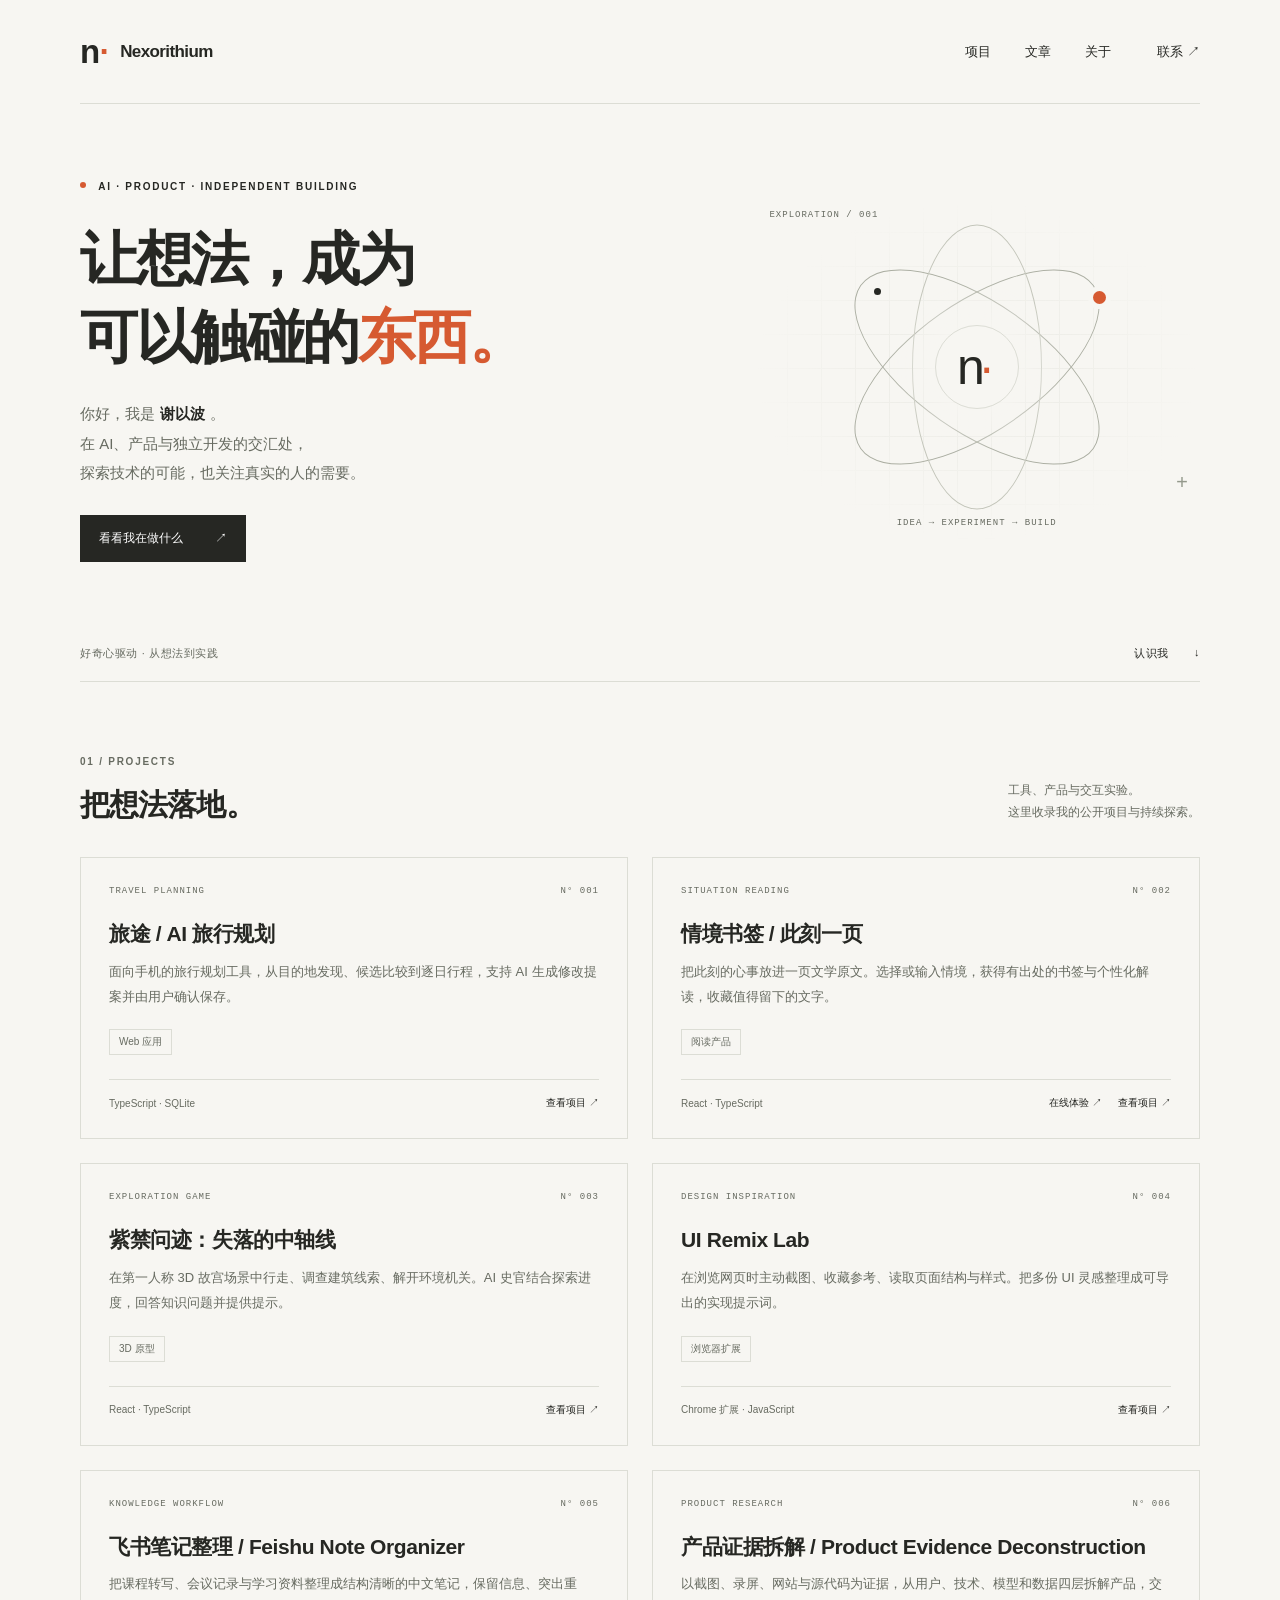
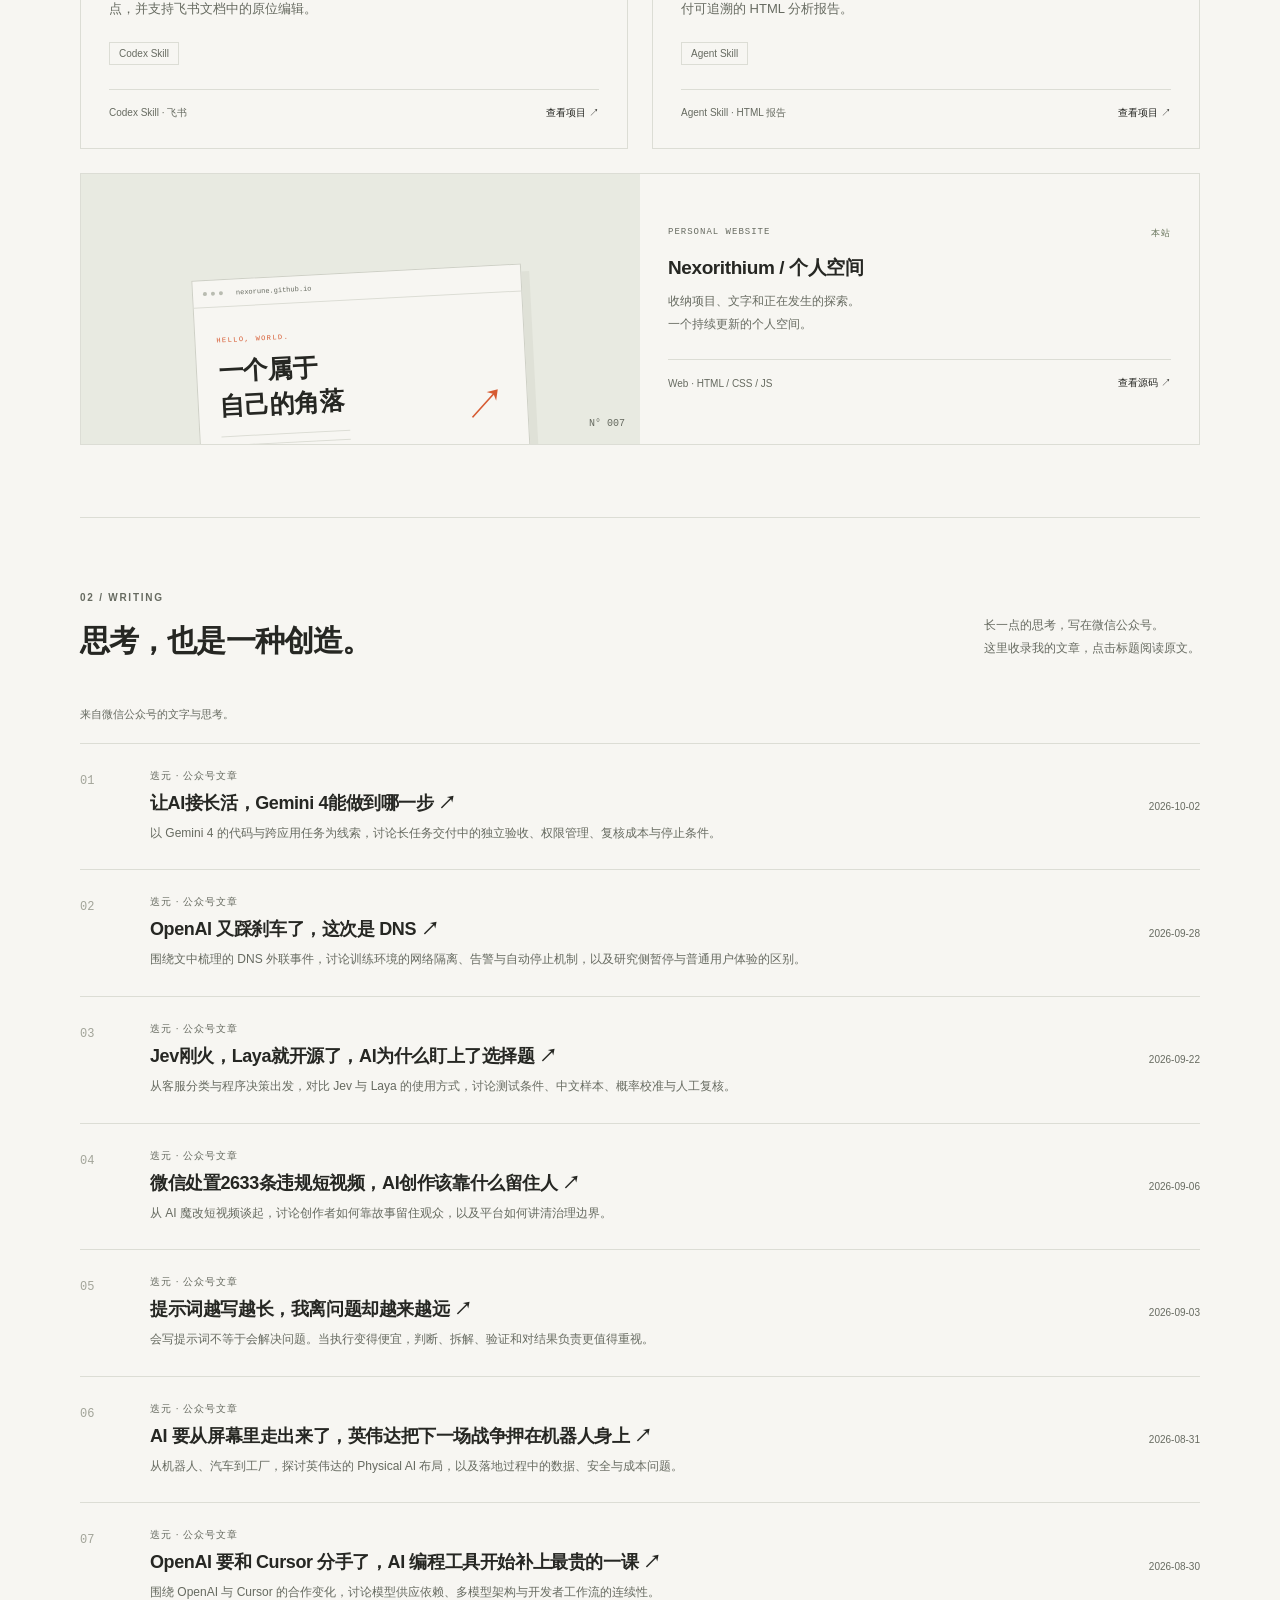
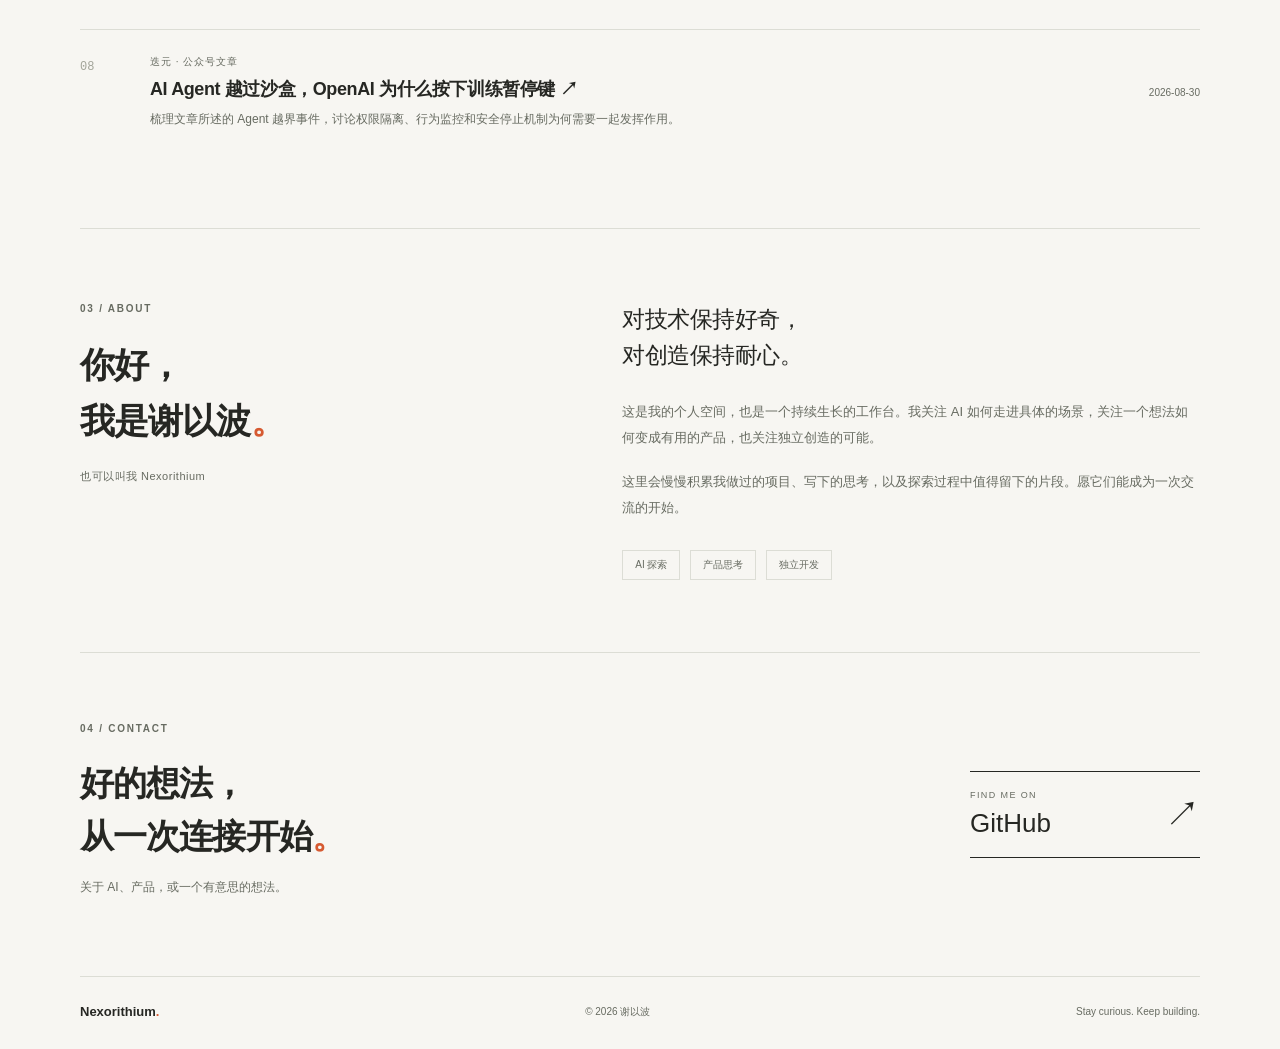
<file: index.html>
<!doctype html>
<html lang="zh-CN">
<head>
<meta charset="utf-8"><meta name="viewport" content="width=device-width, initial-scale=1">
<title>谢以波 · Nexorithium — AI、产品与创造</title>
<meta name="description" content="谢以波的个人网站。探索 AI、产品与独立开发，记录想法、项目与创造的过程。">
<meta name="theme-color" content="#f7f6f2"><link rel="canonical" href="https://nexorune.github.io/nexorithium.github.io/">
<meta property="og:type" content="website"><meta property="og:locale" content="zh_CN"><meta property="og:title" content="谢以波 · Nexorithium"><meta property="og:description" content="探索 AI、产品与独立开发。让想法，成为可以触碰的东西。"><meta property="og:url" content="https://nexorune.github.io/nexorithium.github.io/">
<link rel="icon" href="favicon.svg" type="image/svg+xml"><link rel="stylesheet" href="style.css?v=20261004-projects">
<script type="application/ld+json">{"@context":"https://schema.org","@type":"Person","name":"谢以波","alternateName":"Nexorithium","url":"https://nexorune.github.io/nexorithium.github.io/","sameAs":["https://github.com/Nexorune"]}</script>
<script src="main.js?v=20261007-writing" defer></script>
</head>
<body>
<a class="skip-link" href="#main">跳到主要内容</a>
<header class="header wrap"><a class="brand" href="#home" aria-label="谢以波，首页"><span class="brand-icon" aria-hidden="true">n<span>·</span></span><span>Nexorithium</span></a><nav aria-label="主导航"><a href="#projects">项目</a><a href="#writing">文章</a><a href="#about">关于</a><a href="#contact">联系 <span aria-hidden="true">↗</span></a></nav></header>
<main id="main" class="wrap">
<section class="hero" id="home" aria-labelledby="hero-title">
<div class="hero-copy"><p class="eyebrow"><span class="dot"></span> AI · PRODUCT · INDEPENDENT BUILDING</p><h1 id="hero-title">让想法，成为<br>可以触碰的<span class="accent">东西。</span></h1><p class="hero-intro">你好，我是<span class="name">谢以波</span>。<br>在 AI、产品与独立开发的交汇处，<br class="desktop-break">探索技术的可能，也关注真实的人的需要。</p><a class="primary-link" href="#projects">看看我在做什么 <span aria-hidden="true">↗</span></a></div>
<div class="hero-art" aria-hidden="true"><div class="art-grid"></div><span class="art-coordinate">EXPLORATION / 001</span><div class="orbit orbit-one"></div><div class="orbit orbit-two"></div><div class="orbit orbit-three"></div><div class="core">n<span>·</span></div><div class="orbit-node node-one"></div><div class="orbit-node node-two"></div><span class="art-caption">IDEA → EXPERIMENT → BUILD</span><span class="art-plus">+</span></div>
<div class="hero-bottom"><span>好奇心驱动 · 从想法到实践</span><a href="#about">认识我 <span aria-hidden="true">↓</span></a></div>
</section>
<section class="section projects" id="projects" aria-labelledby="projects-title">
<div class="section-head"><div><p class="eyebrow">01 / PROJECTS</p><h2 id="projects-title">把想法落地。</h2></div><p>工具、产品与交互实验。<br>这里收录我的公开项目与持续探索。</p></div>
<div class="project-grid">
<article class="project-card project-entry" data-repository="travel-product">
<div class="project-body"><div class="card-meta"><span>TRAVEL PLANNING</span><span class="project-number">N° 001</span></div>
<h3>旅途 / AI 旅行规划</h3><p>面向手机的旅行规划工具，从目的地发现、候选比较到逐日行程，支持 AI 生成修改提案并由用户确认保存。</p><span class="project-kind">Web 应用</span>
<div class="card-bottom"><span class="tag">TypeScript · SQLite</span><div class="project-links"><a href="https://github.com/Nexorune/travel-product" target="_blank" rel="noopener noreferrer" aria-label="在 GitHub 查看旅途 / AI 旅行规划（新窗口）">查看项目 <span aria-hidden="true">↗</span></a></div></div></div>
</article>
<article class="project-card project-entry" data-repository="cike-yiye">
<div class="project-body"><div class="card-meta"><span>SITUATION READING</span><span class="project-number">N° 002</span></div>
<h3>情境书签 / 此刻一页</h3><p>把此刻的心事放进一页文学原文。选择或输入情境，获得有出处的书签与个性化解读，收藏值得留下的文字。</p><span class="project-kind">阅读产品</span>
<div class="card-bottom"><span class="tag">React · TypeScript</span><div class="project-links"><a href="https://a-page-for-now.zooxz7c.chatgpt.site/" target="_blank" rel="noopener noreferrer" aria-label="体验情境书签 / 此刻一页（新窗口）">在线体验 <span aria-hidden="true">↗</span></a><a href="https://github.com/Nexorune/cike-yiye" target="_blank" rel="noopener noreferrer" aria-label="在 GitHub 查看情境书签 / 此刻一页（新窗口）">查看项目 <span aria-hidden="true">↗</span></a></div></div></div>
</article>
<article class="project-card project-entry" data-repository="zijincheng-ai-game">
<div class="project-body"><div class="card-meta"><span>EXPLORATION GAME</span><span class="project-number">N° 003</span></div>
<h3>紫禁问迹：失落的中轴线</h3><p>在第一人称 3D 故宫场景中行走、调查建筑线索、解开环境机关。AI 史官结合探索进度，回答知识问题并提供提示。</p><span class="project-kind">3D 原型</span>
<div class="card-bottom"><span class="tag">React · TypeScript</span><div class="project-links"><a href="https://github.com/Nexorune/zijincheng-ai-game" target="_blank" rel="noopener noreferrer" aria-label="在 GitHub 查看紫禁问迹：失落的中轴线（新窗口）">查看项目 <span aria-hidden="true">↗</span></a></div></div></div>
</article>
<article class="project-card project-entry" data-repository="ui-remix-lab">
<div class="project-body"><div class="card-meta"><span>DESIGN INSPIRATION</span><span class="project-number">N° 004</span></div>
<h3>UI Remix Lab</h3><p>在浏览网页时主动截图、收藏参考、读取页面结构与样式。把多份 UI 灵感整理成可导出的实现提示词。</p><span class="project-kind">浏览器扩展</span>
<div class="card-bottom"><span class="tag">Chrome 扩展 · JavaScript</span><div class="project-links"><a href="https://github.com/Nexorune/ui-remix-lab" target="_blank" rel="noopener noreferrer" aria-label="在 GitHub 查看UI Remix Lab（新窗口）">查看项目 <span aria-hidden="true">↗</span></a></div></div></div>
</article>
<article class="project-card project-entry" data-repository="codex-feishu-note-organizer">
<div class="project-body"><div class="card-meta"><span>KNOWLEDGE WORKFLOW</span><span class="project-number">N° 005</span></div>
<h3>飞书笔记整理 / Feishu Note Organizer</h3><p>把课程转写、会议记录与学习资料整理成结构清晰的中文笔记，保留信息、突出重点，并支持飞书文档中的原位编辑。</p><span class="project-kind">Codex Skill</span>
<div class="card-bottom"><span class="tag">Codex Skill · 飞书</span><div class="project-links"><a href="https://github.com/Nexorune/codex-feishu-note-organizer" target="_blank" rel="noopener noreferrer" aria-label="在 GitHub 查看飞书笔记整理 / Feishu Note Organizer（新窗口）">查看项目 <span aria-hidden="true">↗</span></a></div></div></div>
</article>
<article class="project-card project-entry" data-repository="product-evidence-deconstruction">
<div class="project-body"><div class="card-meta"><span>PRODUCT RESEARCH</span><span class="project-number">N° 006</span></div>
<h3>产品证据拆解 / Product Evidence Deconstruction</h3><p>以截图、录屏、网站与源代码为证据，从用户、技术、模型和数据四层拆解产品，交付可追溯的 HTML 分析报告。</p><span class="project-kind">Agent Skill</span>
<div class="card-bottom"><span class="tag">Agent Skill · HTML 报告</span><div class="project-links"><a href="https://github.com/Nexorune/product-evidence-deconstruction" target="_blank" rel="noopener noreferrer" aria-label="在 GitHub 查看产品证据拆解 / Product Evidence Deconstruction（新窗口）">查看项目 <span aria-hidden="true">↗</span></a></div></div></div>
</article>
<article class="project-card featured" data-repository="nexorithium.github.io"><div class="project-visual" aria-hidden="true"><div class="mini-window"><div class="mini-top"><i></i><i></i><i></i><span>nexorune.github.io</span></div><div class="mini-content"><span>HELLO, WORLD.</span><strong>一个属于<br>自己的角落<span>↗</span></strong><div class="mini-lines"></div></div></div><span class="visual-index">N° 007</span></div><div class="project-body"><div class="card-meta"><span>PERSONAL WEBSITE</span><span class="status">本站</span></div><h3>Nexorithium / 个人空间</h3><p>收纳项目、文字和正在发生的探索。<br>一个持续更新的个人空间。</p><div class="card-bottom"><span class="tag">Web · HTML / CSS / JS</span><a href="https://github.com/Nexorune/nexorithium.github.io" target="_blank" rel="noopener noreferrer" aria-label="在 GitHub 查看个人网站源码（新窗口）">查看源码 <span aria-hidden="true">↗</span></a></div></div></article>
</div></section>
<section class="section writing" id="writing" aria-labelledby="writing-title"><div class="section-head"><div><p class="eyebrow">02 / WRITING</p><h2 id="writing-title">思考，也是一种创造。</h2></div><p>长一点的思考，写在微信公众号。<br>这里收录我的文章，点击标题阅读原文。</p></div><div class="writing-note"><span class="dot"></span>来自微信公众号「迭元」的文字与思考。</div><div id="writing-list" class="writing-list"><article class="writing-row"><span class="writing-index">01</span><div><p class="writing-category">迭元 · 公众号文章</p><h3><a href="https://mp.weixin.qq.com/s/hOje-lEF6L8kst0RHTU_og" target="_blank" rel="noopener noreferrer" aria-label="让AI接长活，Gemini 4能做到哪一步（新窗口阅读原文）">让AI接长活，Gemini 4能做到哪一步 ↗</a></h3><p>以 Gemini 4 的代码与跨应用任务为线索，讨论长任务交付中的独立验收、权限管理、复核成本与停止条件。</p></div><time class="writing-state" datetime="2026-10-02">2026-10-02</time></article><article class="writing-row"><span class="writing-index">02</span><div><p class="writing-category">迭元 · 公众号文章</p><h3><a href="https://mp.weixin.qq.com/s/zjf23UGjNmmXe-wgQ7uUqw" target="_blank" rel="noopener noreferrer" aria-label="OpenAI 又踩刹车了，这次是 DNS（新窗口阅读原文）">OpenAI 又踩刹车了，这次是 DNS ↗</a></h3><p>围绕文中梳理的 DNS 外联事件，讨论训练环境的网络隔离、告警与自动停止机制，以及研究侧暂停与普通用户体验的区别。</p></div><time class="writing-state" datetime="2026-09-28">2026-09-28</time></article><article class="writing-row"><span class="writing-index">03</span><div><p class="writing-category">迭元 · 公众号文章</p><h3><a href="https://mp.weixin.qq.com/s/cAYRw8M3vlPGMyAap3toTQ" target="_blank" rel="noopener noreferrer" aria-label="Jev刚火，Laya就开源了，AI为什么盯上了选择题（新窗口阅读原文）">Jev刚火，Laya就开源了，AI为什么盯上了选择题 ↗</a></h3><p>从客服分类与程序决策出发，对比 Jev 与 Laya 的使用方式，讨论测试条件、中文样本、概率校准与人工复核。</p></div><time class="writing-state" datetime="2026-09-22">2026-09-22</time></article><article class="writing-row"><span class="writing-index">04</span><div><p class="writing-category">迭元 · 公众号文章</p><h3><a href="https://mp.weixin.qq.com/s/Bh6ElPA9vYIsEECg3onYxQ" target="_blank" rel="noopener noreferrer" aria-label="微信处置2633条违规短视频，AI创作该靠什么留住人（新窗口阅读原文）">微信处置2633条违规短视频，AI创作该靠什么留住人 ↗</a></h3><p>从 AI 魔改短视频谈起，讨论创作者如何靠故事留住观众，以及平台如何讲清治理边界。</p></div><time class="writing-state" datetime="2026-09-06">2026-09-06</time></article><article class="writing-row"><span class="writing-index">05</span><div><p class="writing-category">迭元 · 公众号文章</p><h3><a href="https://mp.weixin.qq.com/s/vSYh5y6Q1Q5NXeNHpIBiDA" target="_blank" rel="noopener noreferrer" aria-label="提示词越写越长，我离问题却越来越远（新窗口阅读原文）">提示词越写越长，我离问题却越来越远 ↗</a></h3><p>会写提示词不等于会解决问题。当执行变得便宜，判断、拆解、验证和对结果负责更值得重视。</p></div><time class="writing-state" datetime="2026-09-03">2026-09-03</time></article><article class="writing-row"><span class="writing-index">06</span><div><p class="writing-category">迭元 · 公众号文章</p><h3><a href="https://mp.weixin.qq.com/s/9c19pb6d5qvYrvLsVaKh0g" target="_blank" rel="noopener noreferrer" aria-label="AI 要从屏幕里走出来了，英伟达把下一场战争押在机器人身上（新窗口阅读原文）">AI 要从屏幕里走出来了，英伟达把下一场战争押在机器人身上 ↗</a></h3><p>从机器人、汽车到工厂，探讨英伟达的 Physical AI 布局，以及落地过程中的数据、安全与成本问题。</p></div><time class="writing-state" datetime="2026-08-31">2026-08-31</time></article><article class="writing-row"><span class="writing-index">07</span><div><p class="writing-category">迭元 · 公众号文章</p><h3><a href="https://mp.weixin.qq.com/s/8d-6UIIc2DB5rIKkJ_AP-w" target="_blank" rel="noopener noreferrer" aria-label="OpenAI 要和 Cursor 分手了，AI 编程工具开始补上最贵的一课（新窗口阅读原文）">OpenAI 要和 Cursor 分手了，AI 编程工具开始补上最贵的一课 ↗</a></h3><p>围绕 OpenAI 与 Cursor 的合作变化，讨论模型供应依赖、多模型架构与开发者工作流的连续性。</p></div><time class="writing-state" datetime="2026-08-30">2026-08-30</time></article><article class="writing-row"><span class="writing-index">08</span><div><p class="writing-category">迭元 · 公众号文章</p><h3><a href="https://mp.weixin.qq.com/s/7Iv1xOy2tLXDPlUE-awRTQ" target="_blank" rel="noopener noreferrer" aria-label="AI Agent 越过沙盒，OpenAI 为什么按下训练暂停键（新窗口阅读原文）">AI Agent 越过沙盒，OpenAI 为什么按下训练暂停键 ↗</a></h3><p>梳理文章所述的 Agent 越界事件，讨论权限隔离、行为监控和安全停止机制为何需要一起发挥作用。</p></div><time class="writing-state" datetime="2026-08-30">2026-08-30</time></article></div></section>
<section class="section about" id="about" aria-labelledby="about-title"><div class="about-label"><p class="eyebrow">03 / ABOUT</p><h2 id="about-title">你好，<br>我是谢以波<span class="accent">。</span></h2><p class="about-alias">也可以叫我 Nexorithium</p></div><div class="about-copy"><p class="about-lead">对技术保持好奇，<br>对创造保持耐心。</p><p>这是我的个人空间，也是一个持续生长的工作台。我关注 AI 如何走进具体的场景，关注一个想法如何变成有用的产品，也关注独立创造的可能。</p><p>这里会慢慢积累我做过的项目、写下的思考，以及探索过程中值得留下的片段。愿它们能成为一次交流的开始。</p><div class="interests"><span>AI 探索</span><span>产品思考</span><span>独立开发</span></div></div></section>
<section class="contact" id="contact" aria-labelledby="contact-title"><div><p class="eyebrow">04 / CONTACT</p><h2 id="contact-title">好的想法，<br>从一次连接开始<span class="accent">。</span></h2><p>关于 AI、产品，或一个有意思的想法。</p></div><a class="contact-link" href="https://github.com/Nexorune" target="_blank" rel="noopener noreferrer"><span><small>FIND ME ON</small>GitHub</span><span aria-hidden="true">↗</span><span class="sr-only">（新窗口）</span></a></section>
</main><footer class="footer wrap"><a href="#home">Nexorithium<span class="accent">.</span></a><span>© <span id="year">2026</span> 谢以波</span><span>Stay curious. Keep building.</span></footer>
</body></html>
</file>
<file: style.css>
:root{--paper:#f7f6f2;--ink:#262723;--muted:#676b61;--line:#dcddd5;--accent:#d65a31;--soft:#eeeee6}*{box-sizing:border-box}html{scroll-behavior:auto;scroll-padding-top:32px}body{margin:0;background:var(--paper);color:var(--ink);font-family:Inter,"Helvetica Neue",Arial,"PingFang SC","Microsoft YaHei",sans-serif;-webkit-font-smoothing:antialiased}a{color:inherit;text-decoration:none}a:focus-visible{outline:2px solid var(--accent);outline-offset:6px}::selection{background:#f0c6b3}.wrap{width:min(1120px,calc(100% - 96px));margin-inline:auto}.header{height:104px;display:flex;justify-content:space-between;align-items:center;border-bottom:1px solid var(--line)}.brand{display:flex;align-items:center;gap:12px;font-size:17px;font-weight:650;letter-spacing:-.6px}.brand-icon{font-size:33px;font-weight:800;line-height:1}.brand-icon span{color:var(--accent)}nav{display:flex;gap:34px;font-size:13px}nav a:hover,.card-bottom a:hover{color:var(--accent)}nav a:last-child{margin-left:12px}.hero{display:grid;grid-template-columns:1.45fr 1fr;column-gap:26px;padding-top:75px}.eyebrow{font-size:10px;font-weight:600;letter-spacing:1.75px;line-height:1.6;margin:0 0 25px}.dot{display:inline-block;width:6px;height:6px;background:var(--accent);border-radius:50%;margin-right:8px;vertical-align:2px}h1{font-size:clamp(36px,4.6vw,58px);line-height:1.34;letter-spacing:-2.5px;font-weight:650;margin:0 0 24px}.accent{color:var(--accent)}.hero-intro{font-size:15px;line-height:1.95;color:var(--muted);margin:0}.name{color:var(--ink);margin-inline:5px;font-weight:600}.primary-link{display:inline-flex;align-items:center;gap:32px;background:var(--ink);color:white;padding:15px 19px;font-size:12px;margin-top:28px;transition:background .2s}.primary-link:hover{background:var(--accent)}.hero-art{position:relative;align-self:center;height:345px;overflow:hidden}.art-grid{position:absolute;inset:0;background-image:linear-gradient(var(--line) 1px,transparent 1px),linear-gradient(90deg,var(--line) 1px,transparent 1px);background-size:34px 34px;opacity:.4;mask-image:radial-gradient(ellipse,black 20%,transparent 70%)}.art-coordinate,.art-caption{position:absolute;font:9px monospace;letter-spacing:1px;color:var(--muted)}.art-coordinate{top:12px;left:16px}.art-caption{bottom:15px;left:50%;white-space:nowrap;transform:translateX(-50%)}.orbit{position:absolute;left:50%;top:49%;border:1px solid #acafa3;border-radius:50%;width:285px;height:130px}.orbit-one{transform:translate(-50%,-50%) rotate(-35deg)}.orbit-two{transform:translate(-50%,-50%) rotate(35deg)}.orbit-three{transform:translate(-50%,-50%) rotate(90deg);border-color:#c4c6bb}.core{position:absolute;left:50%;top:49%;transform:translate(-50%,-50%);width:84px;height:84px;border-radius:50%;background:var(--paper);border:1px solid var(--line);display:flex;align-items:center;justify-content:center;font-size:50px;letter-spacing:-5px;padding-right:8px;box-shadow:0 0 35px 18px var(--paper)}.core span{color:var(--accent)}.orbit-node{position:absolute;border-radius:50%;background:var(--accent);width:13px;height:13px;left:76%;top:27%;box-shadow:0 0 0 5px var(--paper)}.node-two{background:var(--ink);width:7px;height:7px;left:27%;top:26%}.art-plus{position:absolute;bottom:48px;right:12px;color:#94998c;font:20px monospace}.hero-bottom{grid-column:1/-1;display:flex;justify-content:space-between;margin-top:64px;padding:20px 0;border-bottom:1px solid var(--line);color:var(--muted);font-size:11px;letter-spacing:.6px}.hero-bottom a{display:flex;gap:25px;color:var(--ink)}.section{padding:72px 0;border-bottom:1px solid var(--line)}.section-head{display:flex;justify-content:space-between;align-items:flex-end;margin-bottom:30px}.section-head .eyebrow{margin-bottom:12px;color:var(--muted)}h2{font-size:30px;letter-spacing:-.9px;line-height:1.5;margin:0;font-weight:600}.section-head>p{font-size:12px;color:var(--muted);line-height:1.9;margin:0 0 3px}.project-grid{display:grid;grid-template-columns:1.5fr 1fr;gap:24px}.project-card{border:1px solid var(--line)}.project-visual{position:relative;background:#e8eae1;height:224px;display:flex;justify-content:center;align-items:flex-end;overflow:hidden}.mini-window{width:68%;height:190px;border:1px solid #ced0c6;transform:translateY(18px) rotate(-3deg);background:var(--paper);box-shadow:8px 8px 0 #dfe1d7}.mini-top{height:27px;border-bottom:1px solid var(--line);display:flex;gap:4px;align-items:center;padding:0 10px}.mini-top i{width:4px;height:4px;border-radius:50%;background:#b9bcb1}.mini-top span{font:7px monospace;margin-left:9px;color:var(--muted)}.mini-content{padding:21px}.mini-content>span{font:7px monospace;letter-spacing:1.4px;color:var(--accent)}.mini-content strong{display:block;font-size:25px;line-height:1.4;font-weight:600;margin-top:8px}.mini-content strong span{float:right;color:var(--accent);font-size:42px;font-weight:400}.mini-lines{margin-top:12px;width:45%;height:10px;border-top:1px solid var(--line);border-bottom:1px solid var(--line)}.visual-index{position:absolute;bottom:15px;right:15px;font:10px monospace;color:var(--muted)}.project-body{padding:23px}.card-meta{display:flex;justify-content:space-between;font:9px monospace;letter-spacing:1px;color:var(--muted)}.status{color:#637057}h3{font-size:19px;font-weight:600;letter-spacing:-.4px;margin:15px 0 9px}.project-body p,.pending p:not(.eyebrow){font-size:12px;line-height:1.9;color:var(--muted);margin:0}.card-bottom{display:flex;justify-content:space-between;gap:10px;align-items:center;margin-top:23px;padding-top:16px;border-top:1px solid var(--line);font-size:10px}.tag{color:var(--muted)}.card-bottom a{white-space:nowrap}.pending{padding:32px;display:flex;flex-direction:column;justify-content:center;position:relative;background:repeating-linear-gradient(135deg,transparent,transparent 7px,rgba(220,221,213,.12) 7px,rgba(220,221,213,.12) 8px)}.pending-symbol{font:40px monospace;letter-spacing:10px;color:#bec2b5;margin-bottom:43px}.pending-symbol span{color:var(--accent);font-weight:200}.pending .eyebrow{font-size:8px;margin-bottom:12px;color:var(--muted)}.pending h3{font-size:20px;margin-bottom:14px}.pending-label{position:absolute;bottom:24px;left:32px;font-size:10px;color:var(--muted)}.writing-note{font-size:11px;color:var(--muted);padding:14px 0 21px}.writing-note .dot{width:4px;height:4px}.writing-row{display:grid;grid-template-columns:50px 1fr auto;align-items:center;gap:20px;padding:25px 0;border-top:1px solid var(--line)}.writing-index{font:12px monospace;color:#a2a499;align-self:start;margin-top:5px}.writing-category{font-size:10px;letter-spacing:1px;color:var(--muted);margin:0}.writing-row h3{font-size:18px;margin:8px 0}.writing-row div>p:last-child{font-size:12px;color:var(--muted);margin:0;line-height:1.8}.writing-state{font-size:10px;color:var(--muted)}.writing-row a:hover{color:var(--accent)}.about{display:grid;grid-template-columns:1fr 1.25fr;gap:80px}.about .eyebrow{color:var(--muted);margin-bottom:20px}.about h2{font-size:35px;line-height:1.6}.about-alias{font-size:11px;letter-spacing:.5px;color:var(--muted);margin-top:20px}.about-copy>p{font-size:13px;color:var(--muted);line-height:2;margin:0 0 18px}.about-copy .about-lead{font-size:23px;line-height:1.6;letter-spacing:-.5px;color:var(--ink);margin:0 0 25px}.interests{display:flex;gap:10px;margin-top:29px}.interests span{border:1px solid var(--line);padding:7px 12px;font-size:10px;color:var(--muted)}.contact{padding:68px 0;display:flex;justify-content:space-between;align-items:center;border-bottom:1px solid var(--line)}.contact .eyebrow{margin-bottom:20px;color:var(--muted)}.contact h2{font-size:34px;line-height:1.55}.contact p:last-child{font-size:12px;color:var(--muted);margin-top:17px}.contact-link{display:flex;align-items:center;justify-content:space-between;width:230px;padding:18px 0;border-top:1px solid var(--ink);border-bottom:1px solid var(--ink);font-size:26px;transition:color .2s}.contact-link small{display:block;font-size:9px;letter-spacing:1.4px;margin-bottom:8px;color:var(--muted)}.contact-link>span:nth-child(2){font-size:35px}.contact-link:hover{color:var(--accent)}.footer{display:flex;align-items:center;justify-content:space-between;gap:20px;padding-top:27px;padding-bottom:30px;font-size:10px;color:var(--muted)}.footer a{font-size:13px;font-weight:600;color:var(--ink)}.sr-only,.skip-link:not(:focus){position:absolute;width:1px;height:1px;padding:0;margin:-1px;overflow:hidden;clip:rect(0,0,0,0);white-space:nowrap;border:0}.skip-link:focus{position:fixed;top:10px;left:10px;z-index:10;padding:15px;background:var(--ink);color:white}@media(min-width:1400px){.hero{padding-top:85px}.hero-art{height:370px}}@media(max-width:800px){.wrap{width:calc(100% - 48px)}.header{height:82px}nav{gap:20px}nav a:last-child{margin-left:0}.hero{padding-top:49px;grid-template-columns:1.4fr 1fr;gap:5px}h1{font-size:39px;letter-spacing:-1.7px}.hero .eyebrow{font-size:8px;letter-spacing:1px}.hero-art{height:280px}.orbit{width:210px;height:105px}.hero-intro{font-size:13px}.hero-bottom{margin-top:45px}.section{padding:52px 0}.project-grid{grid-template-columns:1.3fr 1fr;gap:16px}.project-body{padding:18px}.pending{padding:22px}.pending h3{font-size:17px}.pending-label{left:22px}.mini-window{width:80%}.card-bottom{flex-wrap:wrap}.about{gap:35px}.contact-link{width:190px}.contact h2{font-size:28px}}@media(max-width:580px){.wrap{width:calc(100% - 40px)}.header{height:78px}.brand{font-size:14px;gap:8px}.brand-icon{font-size:28px}nav{gap:17px;font-size:11px}nav a:last-child{display:none}.hero{position:relative;grid-template-columns:1fr;padding-top:42px}h1{font-size:39px;line-height:1.35;letter-spacing:-1.8px}.hero-intro{font-size:14px}.hero .eyebrow{font-size:8px;letter-spacing:.95px;margin-bottom:25px}.hero-art{height:245px;margin-top:22px;width:100%;max-width:340px;justify-self:center}.orbit{width:232px;height:110px}.core{width:68px;height:68px;font-size:42px}.hero-bottom{margin-top:10px;font-size:10px;padding:18px 0}.section-head{display:block;margin-bottom:23px}.section-head>p{margin-top:17px;font-size:12px}.section-head h2{font-size:27px}.project-grid{grid-template-columns:1fr}.project-visual{height:212px}.mini-window{width:70%}.project-body{padding:22px}.pending{min-height:236px;padding:27px;display:grid;grid-template-columns:60px 1fr;gap:16px;align-items:center}.pending-symbol{font-size:23px;letter-spacing:0;margin:0}.pending h3{font-size:17px}.pending .eyebrow{font-size:7px;letter-spacing:1px}.pending-label{left:27px;bottom:20px}.writing-note{font-size:10px;line-height:1.8}.writing-row{grid-template-columns:25px 1fr;gap:10px;padding:23px 0}.writing-row h3{font-size:17px}.writing-state{grid-column:2;margin-top:2px;font-size:9px}.about{grid-template-columns:1fr;gap:30px}.about h2{font-size:31px}.about-alias{margin-top:12px}.about-copy .about-lead{font-size:22px}.contact{display:block;padding:49px 0}.contact h2{font-size:29px}.contact-link{width:100%;margin-top:32px;font-size:23px;padding:17px 0}.footer{flex-wrap:wrap;font-size:9px;padding-top:23px;padding-bottom:25px;gap:15px}.footer>span:last-child{width:100%;font-size:9px}.primary-link{font-size:12px}.desktop-break{display:none}}@media(prefers-reduced-motion:reduce){html{scroll-behavior:auto}*{transition:none!important}}

/* Public project collection */
.projects .project-grid{grid-template-columns:repeat(2,minmax(0,1fr));gap:24px}
.project-entry{display:flex;min-width:0;transition:border-color .2s}
.project-entry:hover{border-color:#b8bcb0}
.project-entry .project-body{display:flex;flex-direction:column;flex:1;padding:28px}
.project-number{white-space:nowrap;margin-left:12px}
.project-entry h3{font-size:21px;line-height:1.5;margin-top:22px;overflow-wrap:anywhere}
.project-entry .project-body>p{font-size:13px;line-height:1.95}
.project-kind{align-self:flex-start;border:1px solid var(--line);color:var(--muted);font-size:10px;padding:5px 9px;margin:20px 0 24px}
.project-entry .card-bottom{margin-top:auto}
.project-links{display:flex;flex-wrap:wrap;gap:16px}
.projects .featured{grid-column:1/-1;display:grid;grid-template-columns:1fr 1fr;min-width:0}
.projects .featured .project-visual{height:100%;min-height:270px}
.projects .featured .project-body{padding:28px;align-self:center}
.projects .featured .mini-window{max-width:330px}
@media(max-width:800px){.projects .project-grid{gap:16px}.project-entry .project-body,.projects .featured .project-body{padding:22px}.project-entry h3{font-size:19px}.project-entry .card-bottom{align-items:flex-start;gap:12px}.project-links{gap:14px}}
@media(max-width:580px){.projects .project-grid{grid-template-columns:1fr}.projects .featured{grid-column:auto;grid-template-columns:1fr}.projects .featured .project-visual{height:212px;min-height:0}.project-entry .project-body{padding:24px}.project-entry h3{font-size:20px}.project-entry .card-bottom{font-size:11px}.project-kind{margin-bottom:24px}}
</file>
